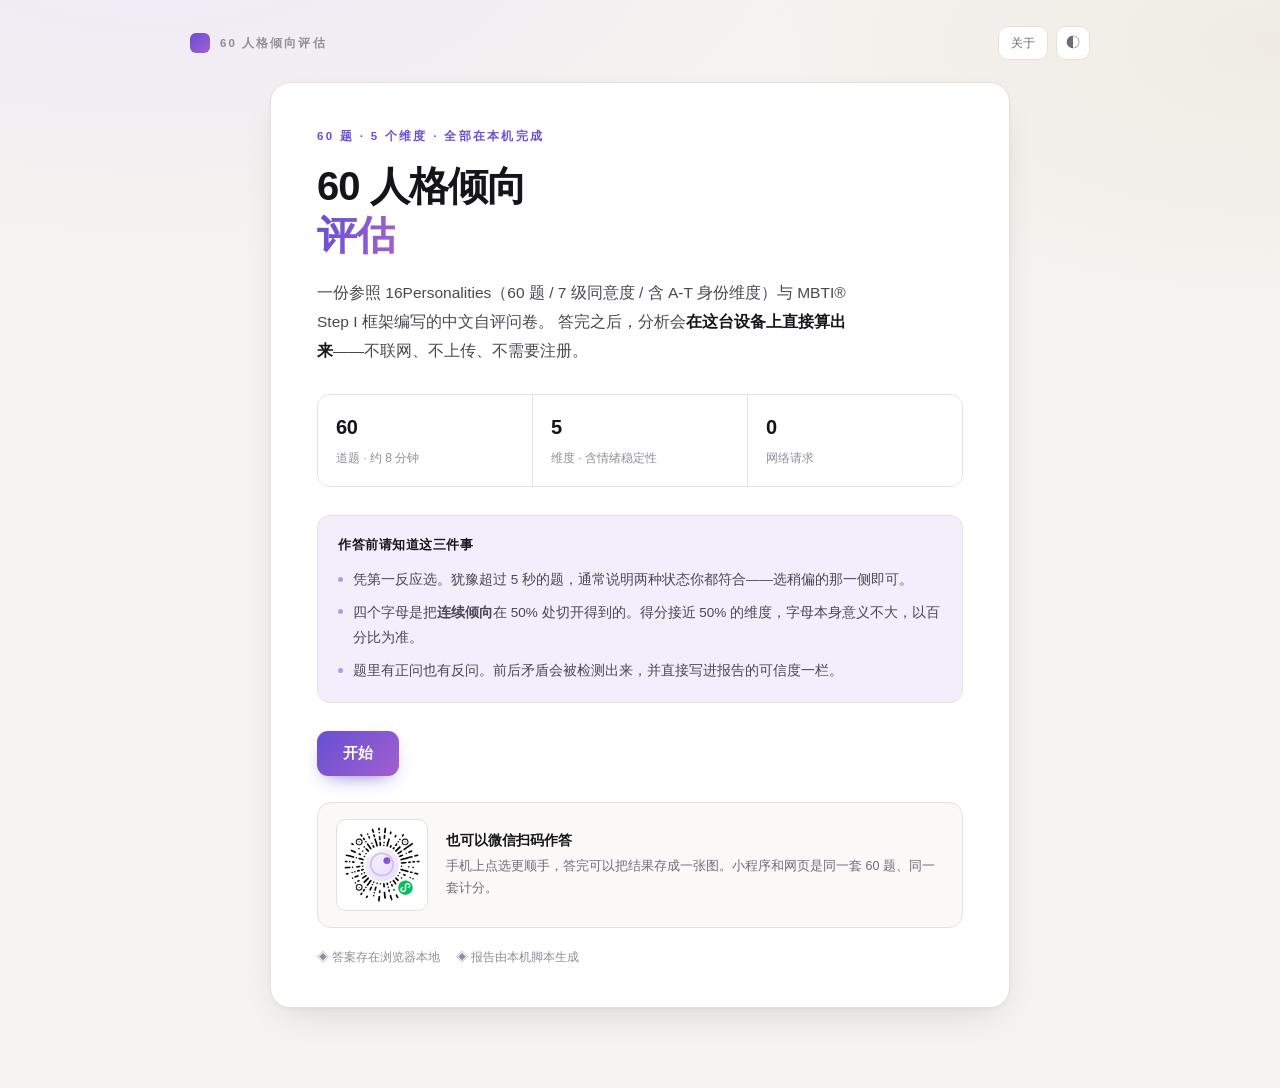
<file: web/index.html>
<!DOCTYPE html>
<html lang="zh-CN" data-theme="light">
<head>
<meta charset="UTF-8">
<meta name="viewport" content="width=device-width, initial-scale=1.0">
<meta name="color-scheme" content="light dark">
<title>60 人格倾向评估</title>
<meta name="description" content="60 题自评问卷，5 个维度含情绪稳定性。全部计算在本机完成，不联网、不上传。">
<link rel="icon" href="assets/favicon-32.png" sizes="32x32" type="image/png">
<link rel="icon" href="assets/favicon-192.png" sizes="192x192" type="image/png">
<link rel="apple-touch-icon" href="assets/apple-touch-icon.png">
<link rel="stylesheet" href="assets/style.css">
<script src="assets/site.js"></script>
</head>
<body>

<div class="wrap">
  <div class="topbar no-print">
    <div class="brand" id="brand" role="button" tabindex="0" title="回到首页"><i></i><span data-site-name>60 人格倾向评估</span></div>
    <div class="topbar-r">
      <button class="iconbtn txt" id="btnAbout">关于</button>
      <button class="iconbtn" id="btnTheme" title="切换深浅色">◐</button>
    </div>
  </div>

  <!-- ============ 1. 封面 ============ -->
  <section class="screen on card narrowcard" id="scrIntro">
    <div class="eyebrow">60 题 · 5 个维度 · 全部在本机完成</div>
    <h1>60 人格倾向<br><em>评估</em></h1>
    <p class="lead">
      一份参照 16Personalities（60 题 / 7 级同意度 / 含 A-T 身份维度）与 MBTI® Step I 框架编写的中文自评问卷。
      答完之后，分析会<b>在这台设备上直接算出来</b>——不联网、不上传、不需要注册。
    </p>

    <div class="facts">
      <div class="fact"><b>60</b><span>道题 · 约 8 分钟</span></div>
      <div class="fact"><b>5</b><span>维度 · 含情绪稳定性</span></div>
      <div class="fact"><b>0</b><span>网络请求</span></div>
    </div>

    <div class="note">
      <h4>作答前请知道这三件事</h4>
      <ul>
        <li>凭第一反应选。犹豫超过 5 秒的题，通常说明两种状态你都符合——选稍偏的那一侧即可。</li>
        <li>四个字母是把<b>连续倾向</b>在 50% 处切开得到的。得分接近 50% 的维度，字母本身意义不大，以百分比为准。</li>
        <li>题里有正问也有反问。前后矛盾会被检测出来，并直接写进报告的可信度一栏。</li>
      </ul>
    </div>

    <div class="actions">
      <button class="btn" id="btnStart">开始</button>
      <button class="btn ghost" id="btnResume" style="display:none">继续上次（<span id="resumeN">0</span>/60）</button>
      <button class="btn ghost" id="btnLastResult" style="display:none">查看上次结果</button>
    </div>

    <!-- 小程序码：默认隐藏，图片存在时由 site.js 自动显示；缺文件则整块不出现 -->
    <div class="wxcard" id="wxCard">
      <div class="wxcard-qr">
        <img id="wxQr" src="assets/wx-qrcode.png" alt="小程序码">
      </div>
      <div class="wxcard-txt">
        <h4>也可以微信扫码作答</h4>
        <p>手机上点选更顺手，答完可以把结果存成一张图。小程序和网页是同一套 60 题、同一套计分。</p>
      </div>
    </div>

    <div class="meta-foot">
      <span>◈ 答案存在浏览器本地</span>
      <span>◈ 报告由本机脚本生成</span>
    </div>
  </section>

  <!-- ============ 2. 档案 ============ -->
  <section class="screen card narrowcard" id="scrProfile">
    <div class="eyebrow">第 1 步 / 共 2 步</div>
    <h2 style="font-size:24px;letter-spacing:-.02em;margin-bottom:10px">先填一点背景</h2>
    <p class="lead" style="font-size:14px">
      这些信息不会离开这台设备。它们的作用是让最终解读更贴合你的处境——
      <b>年龄</b>决定你处在哪个角色转换期，<b>性别</b>会影响同一特质被允许表达的方式。
      全部可以不填，直接跳过不影响测试与计分。
    </p>

    <div class="form">
      <div class="row2">
        <div class="field">
          <label>怎么称呼你 <span class="sub">选填</span></label>
          <input class="input" id="fName" type="text" placeholder="昵称，会显示在报告上" maxlength="16" autocomplete="off">
        </div>
        <div class="field">
          <label>出生日期 <span class="sub">选填 · 只用来算年龄</span></label>
          <input class="input" id="fBirth" type="date" min="1900-01-01" max="2026-12-31">
          <div class="derived" id="derived" style="display:none"></div>
        </div>
      </div>

      <div class="field">
        <label>性别 <span class="sub">选填 · 用于校准自评偏差</span></label>
        <div class="chips" id="fGender">
          <button class="chip" data-v="male" type="button">男</button>
          <button class="chip" data-v="female" type="button">女</button>
          <button class="chip" data-v="other" type="button">其他</button>
          <button class="chip on" data-v="" type="button">不透露</button>
        </div>
        <div class="hintline">研究里有个稳定现象：男性和女性在自评情感类题目时，会朝各自的社会期待偏一点。填了才能给出这条校准提示。</div>
      </div>

      <div class="note" style="margin-bottom:0">
        <h4>关于生日与星座</h4>
        <ul>
          <li>星座与人格类型<b>没有可靠的统计关联</b>，所以它不会参与计分，也不会影响任何一个字母。</li>
          <li>但如果你填了生日，报告末尾会附一小段星座对照，明确标注为文化趣味，不代表分析结论。</li>
        </ul>
      </div>
    </div>

    <div class="actions" style="margin-top:26px">
      <button class="btn" id="btnGoQuiz">进入答题</button>
      <button class="btn ghost" id="btnSkipProfile">跳过</button>
      <button class="btn ghost" id="btnBackIntro" style="margin-left:auto">返回</button>
    </div>
  </section>

  <!-- ============ 3. 答题 ============ -->
  <section class="screen card narrowcard" id="scrQuiz">
    <div class="qhead">
      <div class="qcount"><b id="qNum">1</b> / 60</div>
      <div class="qcount" id="qDone">已答 0</div>
    </div>
    <div class="pbar"><div class="pfill" id="pFill"></div></div>

    <div class="qtext" id="qText">题目加载中…</div>

    <div class="scale-now" id="scaleNow">&nbsp;</div>

    <div class="opts" id="opts"></div>
    <div class="scale-ends"><span>非常不同意</span><span>非常同意</span></div>

    <div class="qnav">
      <button class="btn ghost sm" id="btnPrev">← 上一题</button>
      <span class="hint">键盘 <kbd>1</kbd>–<kbd>7</kbd> 选择，<kbd>←</kbd><kbd>→</kbd> 翻页</span>
      <button class="btn sm" id="btnNext">下一题 →</button>
    </div>
  </section>

  <!-- ============ 4. 报告（由 report.js 生成） ============ -->
  <section class="screen card" id="scrReport"></section>
</div>

<div class="toast" id="toast"></div>

<script src="core/questions.js"></script>
<script src="core/dims.js"></script>
<script src="core/types.js"></script>
<script src="core/rules.js"></script>
<script src="core/profile.js"></script>
<script src="core/analyzer.js"></script>
<script src="core/exportAI.js"></script>
<script src="core/share.js"></script>
<script src="assets/report.js"></script>
<script src="assets/app.js"></script>
</body>
</html>
</file>
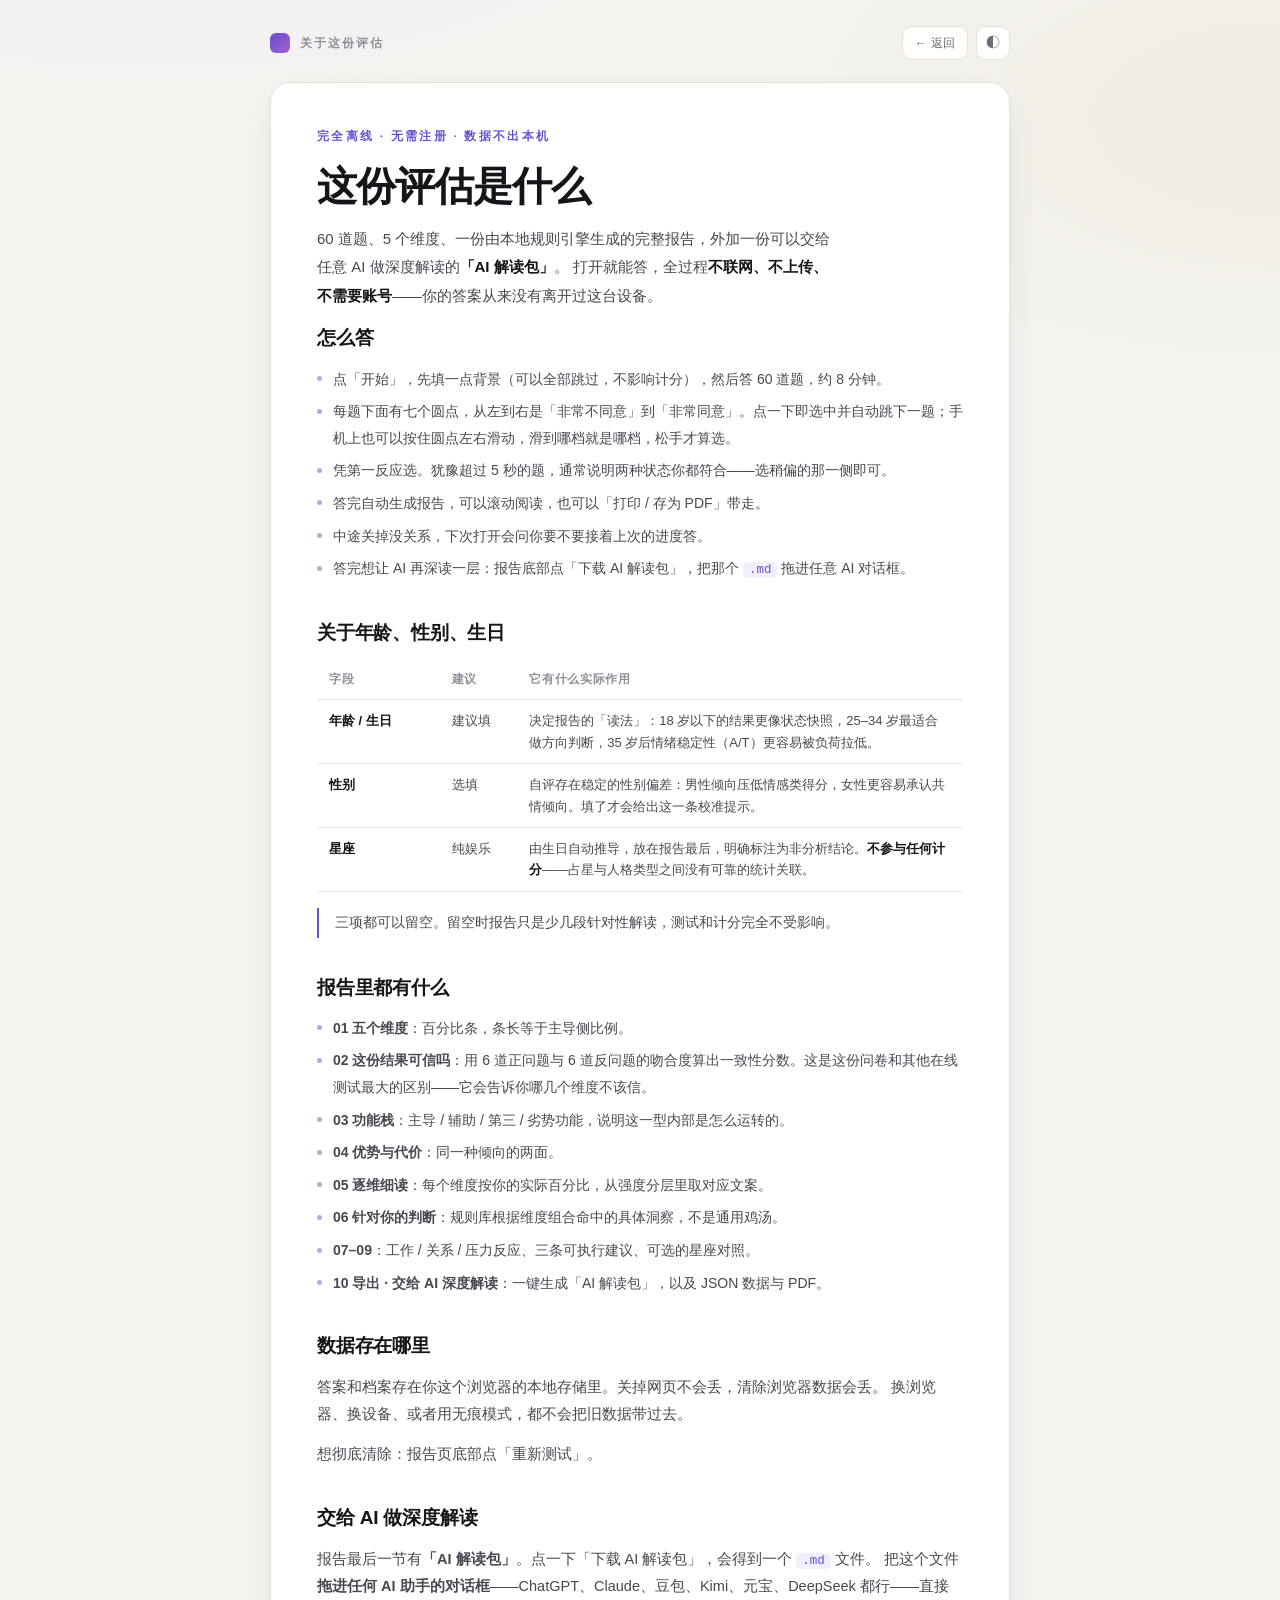
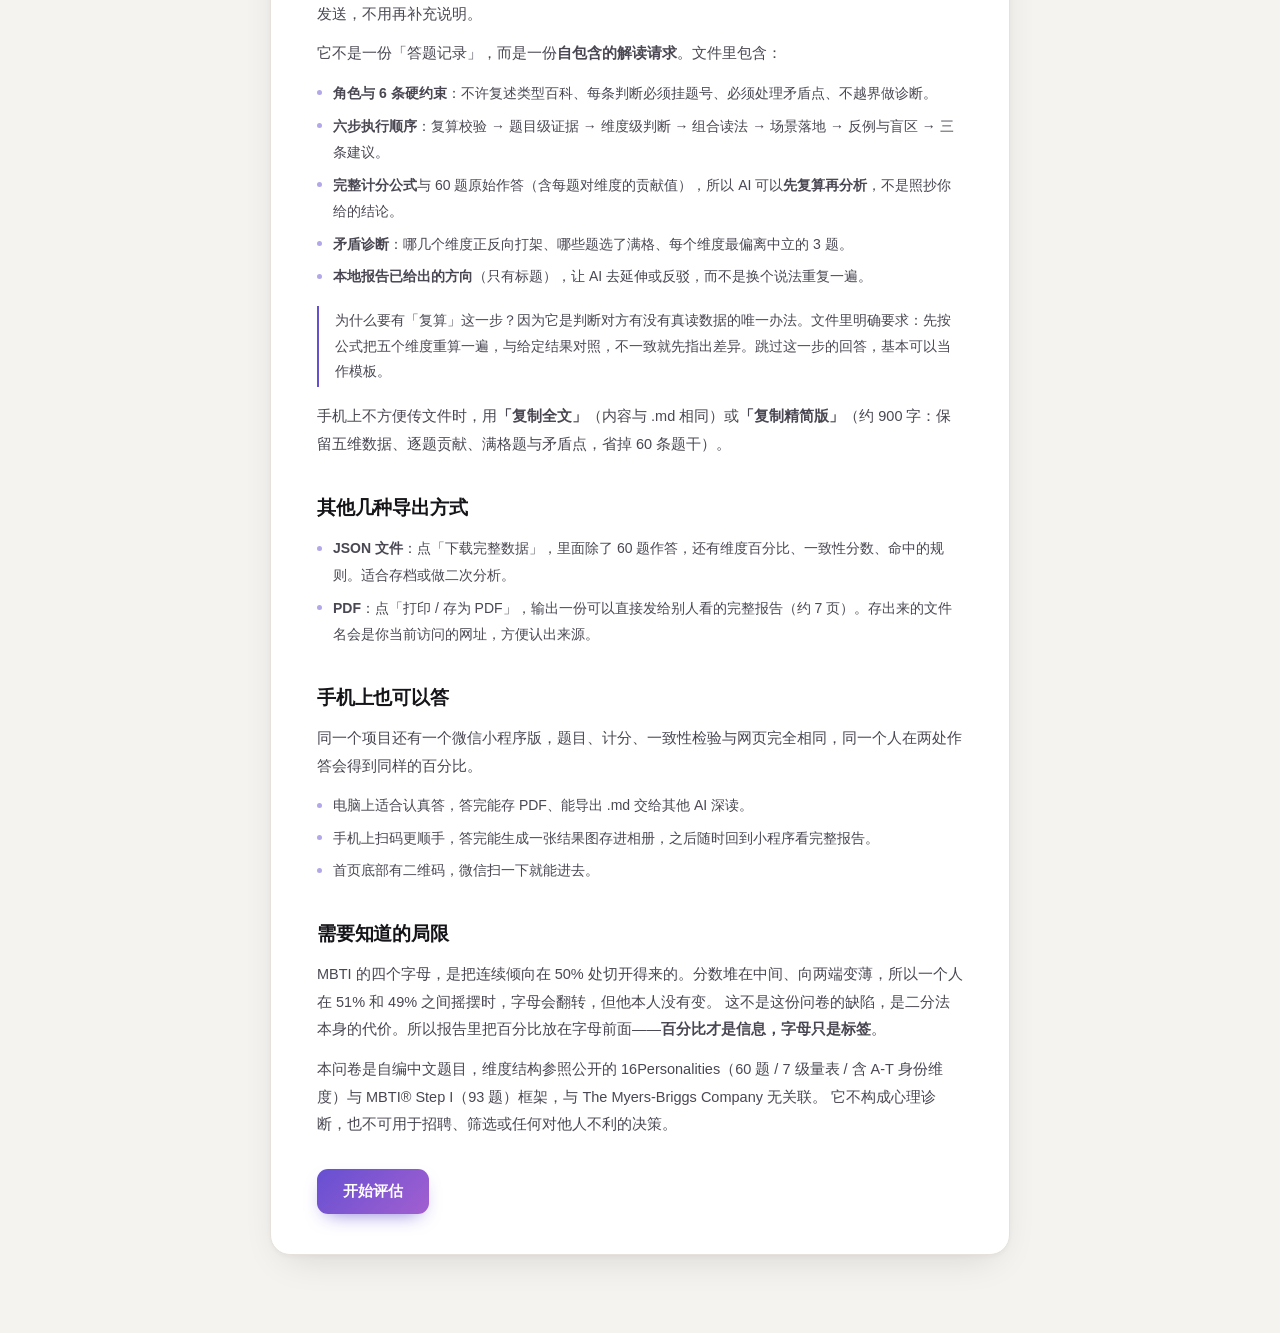
<file: web/guide.html>
<!DOCTYPE html>
<html lang="zh-CN" data-theme="light">
<head>
<meta charset="UTF-8">
<meta name="viewport" content="width=device-width, initial-scale=1.0">
<title>关于这份评估 · 60 人格倾向评估</title>
<meta name="description" content="60 道题、5 个维度、一份由本地规则引擎生成的完整报告。全程离线，不联网、不上传、不需要账号。">
<link rel="icon" href="assets/favicon-32.png" sizes="32x32" type="image/png">
<link rel="icon" href="assets/favicon-192.png" sizes="192x192" type="image/png">
<link rel="apple-touch-icon" href="assets/apple-touch-icon.png">
<link rel="stylesheet" href="assets/style.css">
<style>
  .doc h2{font-size:19px;margin:34px 0 12px;letter-spacing:-.01em}
  .doc h2:first-of-type{margin-top:0}
  .doc p{margin-bottom:12px}
  .doc ul{margin:0 0 14px 0;padding-left:0;list-style:none}
  .doc li{position:relative;padding-left:16px;font-size:14px;line-height:1.9;color:var(--ink-2);margin-bottom:6px}
  .doc li::before{content:'';position:absolute;left:0;top:.75em;width:5px;height:5px;border-radius:50%;background:var(--a1);opacity:.5}
  .doc code{font-family:ui-monospace,Consolas,monospace;font-size:12.5px;background:var(--soft);color:var(--a1);padding:1px 6px;border-radius:5px}
  table{width:100%;border-collapse:collapse;font-size:13px;margin-bottom:16px;table-layout:fixed}
  th,td{text-align:left;padding:10px 12px;border-bottom:1px solid var(--line-2);color:var(--ink-2);vertical-align:top}
  th{font-size:11.5px;letter-spacing:.06em;text-transform:uppercase;color:var(--muted);font-weight:700;border-bottom:1px solid var(--line)}
  th:nth-child(1),td:nth-child(1){width:19%}
  th:nth-child(2),td:nth-child(2){width:12%;white-space:nowrap}
  td b{color:var(--ink)}
  .callout{border-left:2px solid var(--a1);padding:2px 0 2px 16px;margin:16px 0;font-size:13.5px;color:var(--ink-2);line-height:1.9}
</style>
</head>
<body>
<div class="wrap narrow">
  <div class="topbar">
    <div class="brand"><i></i><span>关于这份评估</span></div>
    <div class="topbar-r">
      <button class="iconbtn txt" onclick="location.href='index.html'">← 返回</button>
      <button class="iconbtn" id="btnTheme" title="切换深浅色">◐</button>
    </div>
  </div>

  <div class="card doc">
    <div class="eyebrow">完全离线 · 无需注册 · 数据不出本机</div>
    <h1 style="margin-bottom:14px">这份评估是什么</h1>
    <p class="lead" style="font-size:15px">
      60 道题、5 个维度、一份由本地规则引擎生成的完整报告，外加一份可以交给任意 AI 做深度解读的<b>「AI 解读包」</b>。
      打开就能答，全过程<b>不联网、不上传、不需要账号</b>——你的答案从来没有离开过这台设备。
    </p>

    <h2>怎么答</h2>
    <ul>
      <li>点「开始」，先填一点背景（可以全部跳过，不影响计分），然后答 60 道题，约 8 分钟。</li>
      <li>每题下面有七个圆点，从左到右是「非常不同意」到「非常同意」。点一下即选中并自动跳下一题；手机上也可以按住圆点左右滑动，滑到哪档就是哪档，松手才算选。</li>
      <li>凭第一反应选。犹豫超过 5 秒的题，通常说明两种状态你都符合——选稍偏的那一侧即可。</li>
      <li>答完自动生成报告，可以滚动阅读，也可以「打印 / 存为 PDF」带走。</li>
      <li>中途关掉没关系，下次打开会问你要不要接着上次的进度答。</li>
      <li>答完想让 AI 再深读一层：报告底部点「下载 AI 解读包」，把那个 <code>.md</code> 拖进任意 AI 对话框。</li>
    </ul>

    <h2>关于年龄、性别、生日</h2>
    <table>
      <tr><th>字段</th><th>建议</th><th>它有什么实际作用</th></tr>
      <tr><td><b>年龄 / 生日</b></td><td>建议填</td><td>决定报告的「读法」：18 岁以下的结果更像状态快照，25–34 岁最适合做方向判断，35 岁后情绪稳定性（A/T）更容易被负荷拉低。</td></tr>
      <tr><td><b>性别</b></td><td>选填</td><td>自评存在稳定的性别偏差：男性倾向压低情感类得分，女性更容易承认共情倾向。填了才会给出这一条校准提示。</td></tr>
      <tr><td><b>星座</b></td><td>纯娱乐</td><td>由生日自动推导，放在报告最后，明确标注为非分析结论。<b>不参与任何计分</b>——占星与人格类型之间没有可靠的统计关联。</td></tr>
    </table>
    <div class="callout">三项都可以留空。留空时报告只是少几段针对性解读，测试和计分完全不受影响。</div>

    <h2>报告里都有什么</h2>
    <ul>
      <li><b>01 五个维度</b>：百分比条，条长等于主导侧比例。</li>
      <li><b>02 这份结果可信吗</b>：用 6 道正问题与 6 道反问题的吻合度算出一致性分数。这是这份问卷和其他在线测试最大的区别——它会告诉你哪几个维度不该信。</li>
      <li><b>03 功能栈</b>：主导 / 辅助 / 第三 / 劣势功能，说明这一型内部是怎么运转的。</li>
      <li><b>04 优势与代价</b>：同一种倾向的两面。</li>
      <li><b>05 逐维细读</b>：每个维度按你的实际百分比，从强度分层里取对应文案。</li>
      <li><b>06 针对你的判断</b>：规则库根据维度组合命中的具体洞察，不是通用鸡汤。</li>
      <li><b>07–09</b>：工作 / 关系 / 压力反应、三条可执行建议、可选的星座对照。</li>
      <li><b>10 导出 · 交给 AI 深度解读</b>：一键生成「AI 解读包」，以及 JSON 数据与 PDF。</li>
    </ul>

    <h2>数据存在哪里</h2>
    <p>
      答案和档案存在你这个浏览器的本地存储里。关掉网页不会丢，清除浏览器数据会丢。
      换浏览器、换设备、或者用无痕模式，都不会把旧数据带过去。
    </p>
    <p>
      想彻底清除：报告页底部点「重新测试」。
    </p>

    <h2>交给 AI 做深度解读</h2>
    <p>
      报告最后一节有<b>「AI 解读包」</b>。点一下「下载 AI 解读包」，会得到一个 <code>.md</code> 文件。
      把这个文件<b>拖进任何 AI 助手的对话框</b>——ChatGPT、Claude、豆包、Kimi、元宝、DeepSeek 都行——直接发送，不用再补充说明。
    </p>
    <p>
      它不是一份「答题记录」，而是一份<b>自包含的解读请求</b>。文件里包含：
    </p>
    <ul>
      <li><b>角色与 6 条硬约束</b>：不许复述类型百科、每条判断必须挂题号、必须处理矛盾点、不越界做诊断。</li>
      <li><b>六步执行顺序</b>：复算校验 → 题目级证据 → 维度级判断 → 组合读法 → 场景落地 → 反例与盲区 → 三条建议。</li>
      <li><b>完整计分公式</b>与 60 题原始作答（含每题对维度的贡献值），所以 AI 可以<b>先复算再分析</b>，不是照抄你给的结论。</li>
      <li><b>矛盾诊断</b>：哪几个维度正反向打架、哪些题选了满格、每个维度最偏离中立的 3 题。</li>
      <li><b>本地报告已给出的方向</b>（只有标题），让 AI 去延伸或反驳，而不是换个说法重复一遍。</li>
    </ul>
    <div class="callout">
      为什么要有「复算」这一步？因为它是判断对方有没有真读数据的唯一办法。文件里明确要求：先按公式把五个维度重算一遍，与给定结果对照，不一致就先指出差异。跳过这一步的回答，基本可以当作模板。
    </div>
    <p>
      手机上不方便传文件时，用<b>「复制全文」</b>（内容与 .md 相同）或<b>「复制精简版」</b>（约 900 字：保留五维数据、逐题贡献、满格题与矛盾点，省掉 60 条题干）。
    </p>

    <h2>其他几种导出方式</h2>
    <ul>
      <li><b>JSON 文件</b>：点「下载完整数据」，里面除了 60 题作答，还有维度百分比、一致性分数、命中的规则。适合存档或做二次分析。</li>
      <li><b>PDF</b>：点「打印 / 存为 PDF」，输出一份可以直接发给别人看的完整报告（约 7 页）。存出来的文件名会是你当前访问的网址，方便认出来源。</li>
    </ul>

    <h2>手机上也可以答</h2>
    <p>
      同一个项目还有一个微信小程序版，题目、计分、一致性检验与网页完全相同，同一个人在两处作答会得到同样的百分比。
    </p>
    <ul>
      <li>电脑上适合认真答，答完能存 PDF、能导出 .md 交给其他 AI 深读。</li>
      <li>手机上扫码更顺手，答完能生成一张结果图存进相册，之后随时回到小程序看完整报告。</li>
      <li>首页底部有二维码，微信扫一下就能进去。</li>
    </ul>

    <h2>需要知道的局限</h2>
    <p>
      MBTI 的四个字母，是把连续倾向在 50% 处切开得来的。分数堆在中间、向两端变薄，所以一个人在 51% 和 49% 之间摇摆时，字母会翻转，但他本人没有变。
      这不是这份问卷的缺陷，是二分法本身的代价。所以报告里把百分比放在字母前面——<b>百分比才是信息，字母只是标签</b>。
    </p>
    <p>
      本问卷是自编中文题目，维度结构参照公开的 16Personalities（60 题 / 7 级量表 / 含 A-T 身份维度）与 MBTI® Step I（93 题）框架，与 The Myers-Briggs Company 无关联。
      它不构成心理诊断，也不可用于招聘、筛选或任何对他人不利的决策。
    </p>

    <div class="actions no-print" style="margin-top:30px">
      <button class="btn" onclick="location.href='index.html'">开始评估</button>
    </div>
  </div>
</div>

<script>
(function(){
  var t = 'light';
  try{ t = localStorage.getItem('mbti-local.theme') || (matchMedia('(prefers-color-scheme: dark)').matches ? 'dark':'light'); }catch(e){}
  document.documentElement.setAttribute('data-theme', t);
  document.getElementById('btnTheme').onclick = function(){
    var n = document.documentElement.getAttribute('data-theme') === 'dark' ? 'light':'dark';
    document.documentElement.setAttribute('data-theme', n);
    try{ localStorage.setItem('mbti-local.theme', n); }catch(e){}
  };
})();
</script>
</body>
</html>
</file>
<file: web/assets/style.css>
/* =========================================================
   MBTI 本地分析版 · 样式
   ========================================================= */

:root{
  --bg:#f5f3ef;
  --bg-grad-1:#efe9f7;
  --bg-grad-2:#f0ece5;
  --surface:#ffffff;
  --surface-2:#faf9f7;
  --ink:#151419;
  --ink-2:#4a4752;
  --ink-3:#6f6b78;
  --muted:#918c9a;
  --line:#e6e2db;
  --line-2:#efebe4;
  --ctrl-line:#9a938a;
  --pv-bg:#f4f1fd;
  --a1:#6650d2;
  --a2:#a25fd0;
  --soft:#f2eefc;
  --ok:#2f8a6a;
  --warn:#b8763a;
  --bad:#c8564a;
  --shadow-s:0 1px 2px rgba(21,20,25,.04);
  --shadow-m:0 2px 4px rgba(21,20,25,.03), 0 14px 40px -16px rgba(21,20,25,.16);
  --r-lg:20px;
  --r-md:14px;
  --r-sm:10px;
  --serif:Georgia,"Times New Roman","Songti SC",serif;
}

html[data-theme="dark"]{
  --bg:#100f14;
  --bg-grad-1:#191527;
  --bg-grad-2:#0b0a0e;
  --surface:#191820;
  --surface-2:#1e1d26;
  --ink:#f3f1f7;
  --ink-2:#c6c2d0;
  --ink-3:#a29daa;
  --muted:#847f8d;
  --line:#2b2934;
  --line-2:#232129;
  --ctrl-line:#6b6778;
  --pv-bg:#241f33;
  --a1:#8b7bf3;
  --a2:#c17fe1;
  --soft:#221f30;
  --ok:#4fae8b;
  --warn:#d2955a;
  --bad:#e07a6d;
  --shadow-s:0 1px 2px rgba(0,0,0,.3);
  --shadow-m:0 2px 6px rgba(0,0,0,.3), 0 20px 50px -20px rgba(0,0,0,.7);
}

*{box-sizing:border-box;margin:0;padding:0;-webkit-tap-highlight-color:transparent}
html{-webkit-text-size-adjust:100%}
body{
  background:
    radial-gradient(1100px 560px at 12% -8%, var(--bg-grad-1), transparent 62%),
    radial-gradient(900px 460px at 100% 4%, var(--bg-grad-2), transparent 58%),
    var(--bg);
  color:var(--ink);
  font-family:-apple-system,BlinkMacSystemFont,"Segoe UI","PingFang SC","Hiragino Sans GB","Microsoft YaHei",sans-serif;
  line-height:1.65;
  -webkit-font-smoothing:antialiased;
  min-height:100vh;
  padding:26px 20px 80px;
  transition:background-color .35s ease,color .25s ease;
}
.wrap{max-width:900px;margin:0 auto}
.wrap.narrow{max-width:740px}
.narrowcard{max-width:740px;margin-left:auto;margin-right:auto}

/* ---------- 顶栏 ---------- */
.topbar{display:flex;align-items:center;justify-content:space-between;gap:16px;margin-bottom:22px}
.brand{display:flex;align-items:center;gap:10px;font-size:11.5px;letter-spacing:.18em;text-transform:uppercase;color:var(--muted);font-weight:600;cursor:pointer;transition:color .2s;border-radius:8px;outline-offset:4px}
.brand:hover{color:var(--ink-2)}
.brand:focus-visible{outline:2px solid var(--a1);outline-offset:3px}
.brand i{width:20px;height:20px;border-radius:6px;background:linear-gradient(135deg,var(--a1),var(--a2));display:block}
.topbar-r{display:flex;align-items:center;gap:8px}
.iconbtn{
  width:34px;height:34px;border-radius:10px;border:1px solid var(--line);background:var(--surface);
  color:var(--ink-3);cursor:pointer;display:grid;place-items:center;font-size:14px;transition:.2s;flex:0 0 auto;
}
.iconbtn:hover{border-color:var(--a1);color:var(--a1)}
.iconbtn.txt{width:auto;padding:0 12px;font-size:12px;letter-spacing:.02em}

/* ---------- 卡片 / 屏 ---------- */
.card{
  background:var(--surface);border:1px solid var(--line);border-radius:var(--r-lg);
  box-shadow:var(--shadow-m);padding:44px 46px 40px;
}
.screen{display:none;animation:fade .42s cubic-bezier(.2,.7,.3,1)}
.screen.on{display:block}
@keyframes fade{from{opacity:0;transform:translateY(9px)}to{opacity:1;transform:none}}

/* ---------- 文字 ---------- */
.eyebrow{font-size:11.5px;letter-spacing:.2em;text-transform:uppercase;color:var(--a1);font-weight:700;margin-bottom:16px}
h1{font-size:clamp(28px,4.2vw,40px);line-height:1.22;letter-spacing:-.025em;font-weight:700;margin-bottom:18px}
h1 em{font-style:normal;background:linear-gradient(100deg,var(--a1),var(--a2));-webkit-background-clip:text;background-clip:text;color:transparent}
h2{font-size:19px;letter-spacing:-.01em;font-weight:700;margin-bottom:4px}
h3{font-size:15px;font-weight:700;margin-bottom:6px}
.lead{color:var(--ink-2);font-size:15.5px;line-height:1.9;max-width:62ch}
.lead b{color:var(--ink)}
p{color:var(--ink-2);font-size:14.5px;line-height:1.9}

/* ---------- 按钮 ---------- */
.btn{
  appearance:none;border:none;cursor:pointer;font-family:inherit;font-size:14.5px;font-weight:600;
  padding:13px 26px;border-radius:11px;transition:.2s;white-space:nowrap;
  background:linear-gradient(135deg,var(--a1),var(--a2));color:#fff;
  box-shadow:0 8px 20px -10px rgba(102,80,210,.9);
}
.btn:hover{transform:translateY(-2px);box-shadow:0 14px 26px -12px rgba(102,80,210,1)}
.btn:active{transform:translateY(0)}
.btn.ghost{background:transparent;color:var(--ink-2);border:1px solid var(--line);box-shadow:none}
.btn.ghost:hover{border-color:var(--a1);color:var(--a1);box-shadow:none}
.btn.sm{padding:9px 16px;font-size:13px;border-radius:9px}
.btn:disabled{opacity:.38;cursor:not-allowed;transform:none!important;box-shadow:none}
.actions{display:flex;gap:10px;flex-wrap:wrap;align-items:center}
.actions.center{justify-content:center}

/* ---------- 接力横幅（从手机端带答案进来时） ---------- */
.relay{
  display:flex;gap:16px;align-items:flex-start;justify-content:space-between;flex-wrap:wrap;
  background:var(--soft);border:1px solid rgba(102,80,210,.22);border-radius:var(--r-md);
  padding:14px 16px;margin-bottom:18px;
}
.relay-main{flex:1 1 320px;min-width:0}
.relay-h{
  display:flex;align-items:center;gap:7px;flex-wrap:wrap;
  font-size:13.5px;font-weight:600;color:var(--ink);margin-bottom:4px;
}
.relay-tag{
  background:var(--a1);color:#fff;font-size:11px;font-weight:500;
  padding:1px 6px;border-radius:4px;letter-spacing:.3px;
}
.relay-p{font-size:12.5px;line-height:1.7;color:var(--ink-2);margin:0}
.relay-act{display:flex;flex-direction:column;align-items:flex-end;gap:5px;flex:0 0 auto;flex-shrink:0}
.relay-kbd{font-size:11px;color:var(--muted)}
@media(max-width:720px){
  .relay-act{align-items:stretch;width:100%}
  .relay-kbd{text-align:center}
  .relay-main{flex:1 1 100%}
}

/* ---------- 介绍页 ---------- */
.facts{display:grid;grid-template-columns:repeat(3,1fr);gap:1px;background:var(--line);border:1px solid var(--line);border-radius:13px;overflow:hidden;margin:28px 0}
.fact{background:var(--surface);padding:16px 18px}
.fact b{display:block;font-size:20px;letter-spacing:-.02em;font-weight:700}
.fact span{font-size:12px;color:var(--muted)}
.note{background:var(--soft);border:1px solid var(--line);border-radius:13px;padding:18px 20px;margin-bottom:28px;font-size:13.5px;line-height:1.9;color:var(--ink-2)}
.note h4{font-size:12.5px;letter-spacing:.04em;color:var(--ink);margin-bottom:9px;font-weight:700}
.note ul{list-style:none;display:grid;gap:7px}
.note li{padding-left:15px;position:relative}
.note li::before{content:'';position:absolute;left:0;top:.72em;width:5px;height:5px;border-radius:50%;background:var(--a1);opacity:.5}
.meta-foot{margin-top:20px;font-size:11.5px;color:var(--muted);display:flex;gap:16px;flex-wrap:wrap}

/* ---------- 小程序码 ---------- */
.wxcard{display:none;gap:18px;align-items:center;margin-top:26px;padding:16px 18px;border:1px solid var(--line);border-radius:var(--r-md);background:var(--surface-2)}
.wxcard.on{display:flex}
.wxcard-qr{position:relative;width:92px;height:92px;flex:0 0 92px;border-radius:10px;background:var(--surface);border:1px solid var(--line);display:grid;place-items:center;overflow:hidden}
.wxcard-qr img{width:100%;height:100%;object-fit:contain;display:none}
.wxcard-qr img.ok{display:block;width:86%;height:86%}
/* 小程序码是黑点 + 透明底：深色主题下必须垫白底并留白边，否则黑点融进背景扫不出来 */
html[data-theme="dark"] .wxcard-qr{background:#fff;border-color:rgba(255,255,255,.28)}
.wxcard-txt h4{font-size:13.5px;margin-bottom:4px}
.wxcard-txt p{font-size:12.5px;color:var(--ink-3);line-height:1.75}

/* ---------- 档案页 ---------- */
.form{margin:26px 0 8px}
.field{margin-bottom:22px}
.field label{display:block;font-size:13px;font-weight:700;margin-bottom:7px;letter-spacing:.01em}
.field .sub{font-size:12px;color:var(--muted);font-weight:400;margin-left:6px}
.input{
  width:100%;padding:12px 14px;border-radius:10px;border:1px solid var(--line);
  background:var(--surface-2);color:var(--ink);font-family:inherit;font-size:14px;transition:.2s;
}
.input:focus{outline:none;border-color:var(--a1);background:var(--surface);box-shadow:0 0 0 3px rgba(102,80,210,.12)}
.chips{display:flex;gap:8px;flex-wrap:wrap}
.chip{
  padding:9px 16px;border-radius:99px;border:1px solid var(--line);background:var(--surface);
  cursor:pointer;font-size:13px;color:var(--ink-2);transition:.18s;font-family:inherit;
}
.chip:hover{border-color:var(--a1);color:var(--a1)}
.chip.on{background:linear-gradient(135deg,var(--a1),var(--a2));border-color:transparent;color:#fff;font-weight:600}
.row2{display:grid;grid-template-columns:1fr 1fr;gap:18px}
.hintline{font-size:12px;color:var(--muted);margin-top:7px;line-height:1.7}
.derived{
  display:flex;gap:10px;align-items:center;flex-wrap:wrap;margin-top:10px;
  font-size:12.5px;color:var(--a1);background:var(--soft);border-radius:9px;padding:9px 13px;
}
.derived b{font-weight:700}

/* ---------- 答题页 ---------- */
.qhead{display:flex;align-items:baseline;justify-content:space-between;margin-bottom:10px;gap:12px}
.qcount{font-size:12px;letter-spacing:.1em;color:var(--muted);font-variant-numeric:tabular-nums}
.qcount b{color:var(--ink);font-size:15px;letter-spacing:0}
.pbar{height:4px;background:var(--line-2);border-radius:2px;overflow:hidden;margin-bottom:42px}
.pfill{height:100%;width:0;border-radius:2px;background:linear-gradient(90deg,var(--a1),var(--a2));transition:width .4s cubic-bezier(.3,.8,.3,1)}
.qtext{font-size:clamp(20px,3vw,26px);line-height:1.62;letter-spacing:-.012em;font-weight:600;min-height:3em;display:flex;align-items:center;margin-bottom:16px}
.opts{position:relative;touch-action:pan-y;display:flex;gap:10px;justify-content:space-between;margin-bottom:12px}
.opt{
  flex:1;aspect-ratio:1;max-width:58px;border-radius:50%;border:1.5px solid var(--ctrl-line);
  background:var(--surface);cursor:pointer;transition:.18s;display:grid;place-items:center;position:relative;
}
.opt i{display:block;border-radius:50%;background:var(--ink-3);transition:.18s;width:7px;height:7px}
.opt:nth-child(1) i,.opt:nth-child(7) i{width:13px;height:13px}
.opt:nth-child(2) i,.opt:nth-child(6) i{width:10px;height:10px}
.opt.pv{border-color:var(--a1);background:var(--pv-bg)}
.opt.pv i{background:var(--a1);opacity:1}
.opt:hover{border-color:var(--a1);transform:translateY(-2px)}
.opt:hover i{background:var(--a1);opacity:.55}
.opt.sel{border-color:transparent;background:linear-gradient(135deg,var(--a1),var(--a2));transform:translateY(-2px)}
.opt.sel i{background:#fff}
.opt:focus-visible{outline:2px solid var(--a1);outline-offset:3px}
.cursor{
  position:absolute;top:0;left:0;width:26px;height:26px;margin:-28px 0 0 -13px;border-radius:50%;
  border:1.5px solid rgba(102,80,210,.42);background:rgba(102,80,210,.10);
  opacity:0;transform:scale(.86);pointer-events:none;z-index:2;
  transition:left .28s cubic-bezier(.3,.8,.4,1),opacity .22s,transform .22s;
}
.opts.hinting .cursor{opacity:1;transform:scale(1)}
.scale-ends{display:flex;justify-content:space-between;font-size:11.5px;color:var(--muted);margin-bottom:12px}
.scale-now{text-align:center;font-size:13px;color:var(--a1);font-weight:600;height:20px;line-height:20px;margin-bottom:28px}
.qnav{display:flex;align-items:center;justify-content:space-between;margin-top:32px;padding-top:24px;border-top:1px solid var(--line-2);gap:12px}
.hint{font-size:11.5px;color:var(--muted)}
.hint kbd{font-family:inherit;border:1px solid var(--line);border-bottom-width:2px;border-radius:5px;padding:1px 5px;font-size:10.5px;color:var(--ink-3);background:var(--line-2)}
.shake{animation:shake .4s}
@keyframes shake{0%,100%{transform:translateX(0)}20%{transform:translateX(-7px)}40%{transform:translateX(7px)}60%{transform:translateX(-4px)}80%{transform:translateX(4px)}}

/* ---------- 报告 ---------- */
.rhero{text-align:center;padding:10px 0 34px;border-bottom:1px solid var(--line-2);margin-bottom:34px}
.rlabel{font-size:11px;letter-spacing:.24em;text-transform:uppercase;color:var(--muted);margin-bottom:14px}
.rcode{
  font-family:var(--serif);font-size:clamp(48px,8vw,74px);line-height:1;letter-spacing:.09em;font-weight:400;
  background:linear-gradient(120deg,var(--a1),var(--a2));-webkit-background-clip:text;background-clip:text;color:transparent;
  margin-bottom:12px;
}
.rcode small{font-size:.38em;letter-spacing:.04em;vertical-align:super;opacity:.8}
/* 信息量不足时的「—」，不用品牌渐变，避免看起来像一个结论 */
.rcode-none{
  background:none;-webkit-background-clip:border-box;background-clip:border-box;
  color:var(--muted);letter-spacing:0;
}
.rname{font-size:21px;font-weight:700;margin-bottom:5px}
.rtag{font-size:13.5px;color:var(--ink-3);max-width:56ch;margin:0 auto 12px;line-height:1.75}
.rmeta{display:flex;gap:14px;justify-content:center;flex-wrap:wrap;font-size:11.5px;color:var(--muted);letter-spacing:.02em}
.rmeta span{display:flex;align-items:center;gap:5px}
.rmeta span::before{content:'';width:4px;height:4px;border-radius:50%;background:var(--a1);opacity:.5}

.sec{margin-bottom:36px}
.sec-h{display:flex;align-items:baseline;gap:11px;margin-bottom:16px}
.sec-h .num{font-family:var(--serif);font-size:12px;color:var(--a1);letter-spacing:.06em;opacity:.85;flex:0 0 auto;padding-top:3px}
.sec-h h2{font-size:17px}
.sec-h .sub{font-size:12px;color:var(--muted);margin-left:auto;flex:0 0 auto}

/* 维度条 */
.dims{display:grid;gap:20px}
.dim-head{display:flex;align-items:baseline;justify-content:space-between;gap:10px;margin-bottom:8px;font-size:12.5px}
.pole{display:flex;align-items:baseline;gap:5px;color:var(--muted);transition:.2s}
.pole b{font-size:13.5px;letter-spacing:.04em}
.pole em{font-style:normal;font-size:11px;font-variant-numeric:tabular-nums;font-weight:400}
.pole.on{color:var(--ink);font-weight:700}
.pole.on em{color:var(--a1);font-weight:700}
.track{height:7px;background:var(--line-2);border-radius:4px;position:relative;overflow:hidden}
.track::after{content:'';position:absolute;left:50%;top:0;width:1px;height:100%;background:var(--muted);opacity:.3;z-index:3}
.fill{height:100%;border-radius:4px;background:linear-gradient(90deg,var(--a1),var(--a2));transition:width 1s cubic-bezier(.25,.9,.3,1)}
.dim-foot{font-size:11.5px;color:var(--muted);margin-top:6px;display:flex;gap:8px;align-items:center}
.tier{display:inline-block;font-size:10.5px;padding:1px 7px;border-radius:5px;background:var(--soft);color:var(--a1);font-weight:700;letter-spacing:.02em}

/* 可信度 */
.conf{display:grid;grid-template-columns:repeat(3,1fr);gap:1px;background:var(--line);border:1px solid var(--line);border-radius:13px;overflow:hidden;margin-bottom:14px}
.conf-cell{background:var(--surface);padding:15px 16px}
.conf-cell .k{font-size:11px;color:var(--muted);margin-bottom:5px}
.conf-cell .v{font-size:19px;font-weight:700;letter-spacing:-.01em}
.conf-cell .v small{font-size:11px;font-family:inherit;font-weight:400;color:var(--muted);margin-left:3px}
.v.g-ok{color:var(--ok)}.v.g-mid{color:var(--warn)}.v.g-low{color:var(--bad)}

/* 段落块 */
.block{border:1px solid var(--line);border-radius:var(--r-md);padding:20px 22px;background:var(--surface-2)}
.block + .block{margin-top:12px}
.block p{font-size:14px}
.block .kv{display:grid;gap:10px;margin-top:12px}
.kv-item{display:flex;gap:12px;font-size:13.5px;line-height:1.75;color:var(--ink-2)}
.kv-item .dot{flex:0 0 auto;width:17px;height:17px;border-radius:50%;background:var(--soft);color:var(--a1);font-size:10.5px;font-weight:700;display:grid;place-items:center;margin-top:3px}
.kv-item b{color:var(--ink);font-weight:600}

.two{display:grid;grid-template-columns:1fr 1fr;gap:12px}
.pill-list{display:flex;gap:6px;flex-wrap:wrap;margin-top:10px}
.pill{font-size:11.5px;padding:4px 10px;border-radius:99px;background:var(--soft);color:var(--a1);font-weight:600}

/* 功能栈 */
.stack{display:flex;gap:8px;flex-wrap:wrap;margin-top:12px}
.fn{flex:1;min-width:120px;border:1px solid var(--line);border-radius:10px;padding:11px 12px;background:var(--surface)}
.fn .f1{font-family:var(--serif);font-size:18px;letter-spacing:.04em}
.fn .f2{font-size:10.5px;color:var(--muted);margin-top:2px}
.fn .f3{font-size:10px;letter-spacing:.1em;text-transform:uppercase;color:var(--a1);margin-top:6px;font-weight:700;opacity:.8}
.fn.dom{border-color:var(--a1);background:var(--soft)}

/* 洞察 */
.insights{display:grid;gap:12px}
.ins{border:1px solid var(--line);border-radius:var(--r-md);padding:18px 20px;background:var(--surface);position:relative}
.ins-h{display:flex;align-items:center;gap:9px;margin-bottom:7px}
.ins-h .n{font-family:var(--serif);font-size:12px;color:var(--muted)}
.ins-h h3{font-size:14.5px;margin:0;flex:1}
.tag{font-size:10px;letter-spacing:.06em;padding:2px 8px;border-radius:5px;background:var(--soft);color:var(--a1);font-weight:700;white-space:nowrap}
.ins p{font-size:13.5px;line-height:1.85}

/* 星座 */
.zod{border:1px dashed var(--line);border-radius:var(--r-md);padding:18px 20px;background:transparent}
.zod-h{display:flex;align-items:baseline;gap:10px;margin-bottom:8px}
.zod-h .zn{font-family:var(--serif);font-size:17px}
.zod p.warn{font-size:11.5px;color:var(--muted);margin-top:10px;line-height:1.8}

/* 导出区 */
.export{border:1px solid var(--line);border-radius:var(--r-md);padding:22px;background:var(--soft)}
.exp-h{font-size:12px;font-weight:700;letter-spacing:.06em;color:var(--ink);text-transform:uppercase}

/* AI 解读包 */
.aipack{
  position:relative;border:1px solid transparent;border-radius:var(--r-md);
  padding:22px 22px 20px;overflow:hidden;
  background:linear-gradient(var(--surface),var(--surface)) padding-box,
             linear-gradient(135deg,var(--a1),var(--a2)) border-box;
}
.aipack::before{
  content:'';position:absolute;inset:0;pointer-events:none;
  background:radial-gradient(520px 200px at 96% -10%, var(--soft), transparent 68%);
}
.aipack > *{position:relative}
.aipack-top{display:flex;align-items:center;gap:9px;margin-bottom:11px;flex-wrap:wrap}
.aipack-badge{
  font-size:10px;font-weight:700;letter-spacing:.1em;color:#fff;padding:3px 9px;border-radius:5px;
  background:linear-gradient(135deg,var(--a1),var(--a2));
}
.aipack-kicker{font-size:11.5px;color:var(--muted);letter-spacing:.02em}
.aipack h3{font-size:17px;letter-spacing:-.01em;margin-bottom:8px}
.aipack p{font-size:13px;line-height:1.85;color:var(--ink-2)}
.aipack p b{color:var(--ink)}
.aipack-spec{display:flex;flex-wrap:wrap;gap:8px;margin-top:15px}
.aipack-spec span{
  font-size:11.5px;color:var(--ink-3);background:var(--surface-2);
  border:1px solid var(--line-2);border-radius:7px;padding:5px 10px;white-space:nowrap;
}
.aipack-spec b{color:var(--ink);font-weight:700}
.aipack-foot{font-size:11.5px!important;color:var(--muted)!important;line-height:1.75!important;margin-top:14px}
.codebox{
  width:100%;font-family:ui-monospace,SFMono-Regular,Consolas,monospace;font-size:11.5px;line-height:1.7;
  word-break:break-all;background:var(--surface);border:1px dashed var(--line);border-radius:9px;
  padding:12px;color:var(--ink-3);resize:none;height:72px;font-variant-numeric:tabular-nums;margin-top:12px;
}
.foot{margin-top:26px;padding-top:20px;border-top:1px solid var(--line-2);font-size:11px;color:var(--muted);line-height:1.9;text-align:center}
/* 署名比正文深一档：这一行要能在打印出来的纸面上认出来 */
.foot-by{font-size:13px;color:var(--ink-3);margin-bottom:7px;letter-spacing:.2px}
.foot-by b{color:var(--ink-2);font-weight:600}

/* 明细表 */
details.sheet{border:1px solid var(--line);border-radius:var(--r-md);overflow:hidden;background:var(--surface)}
details.sheet summary{cursor:pointer;padding:14px 20px;font-size:13px;font-weight:600;color:var(--ink-2);list-style:none;display:flex;justify-content:space-between;align-items:center}
details.sheet summary::-webkit-details-marker{display:none}
details.sheet summary::after{content:'＋';color:var(--muted)}
details.sheet[open] summary::after{content:'－'}
.sheetbody{max-height:330px;overflow:auto;border-top:1px solid var(--line-2)}
.srow{display:flex;gap:12px;padding:8px 20px;font-size:12px;border-bottom:1px solid var(--line-2);color:var(--ink-2);line-height:1.55}
.srow:nth-child(even){background:var(--surface-2)}
.srow .si{color:var(--muted);flex:0 0 20px;font-size:11px;padding-top:2px;font-variant-numeric:tabular-nums}
.srow .sv{margin-left:auto;flex:0 0 auto;font-weight:700;color:var(--a1);font-size:11px;white-space:nowrap}

/* toast */
.toast{
  position:fixed;left:50%;bottom:32px;transform:translate(-50%,18px);opacity:0;pointer-events:none;
  background:var(--ink);color:var(--surface);font-size:12.5px;padding:11px 20px;border-radius:10px;
  transition:.3s;z-index:99;box-shadow:0 12px 30px -10px rgba(0,0,0,.4);max-width:88vw;text-align:center;
}
.toast.on{opacity:1;transform:translate(-50%,0)}

/* ---------- 响应式 ---------- */
@media (max-width:720px){
  body{padding:16px 13px 60px}
  .card{padding:28px 20px 24px;border-radius:16px}
  .facts{grid-template-columns:1fr}
  .fact{display:flex;align-items:baseline;gap:9px;padding:12px 15px}
  .fact b{font-size:16px}
  .conf{grid-template-columns:1fr}
  .conf-cell{display:flex;align-items:baseline;justify-content:space-between;padding:12px 15px}
  .conf-cell .k{margin:0}
  .row2,.two{grid-template-columns:1fr}
  .opts{gap:6px}
  .opt{max-width:none}
  .qtext{min-height:auto;margin-bottom:28px}
  .hint{display:none}
  .sec-h .sub{display:none}
  .stack{gap:6px}
  .fn{min-width:calc(50% - 3px)}
  .brand span{display:none}
}

/* ---------- 打印 / 存 PDF ---------- */
@media print{
  @page{margin:16mm 14mm}
  body{background:#fff!important;color:#111!important;padding:0}
  .no-print{display:none!important}
  .card{border:none;box-shadow:none;padding:0}
  .rcode{-webkit-text-fill-color:#4a3aa8;color:#4a3aa8}
  .fill{background:#5b46c4!important;-webkit-print-color-adjust:exact;print-color-adjust:exact}
  .opt.sel,.chip.on{background:#5b46c4!important}
  .sec,.ins,.block,.conf,.sheet{break-inside:avoid;page-break-inside:avoid}
  .sec{margin-bottom:22px}
  details.sheet{display:none}
  a{text-decoration:none;color:inherit}
}
</file>
